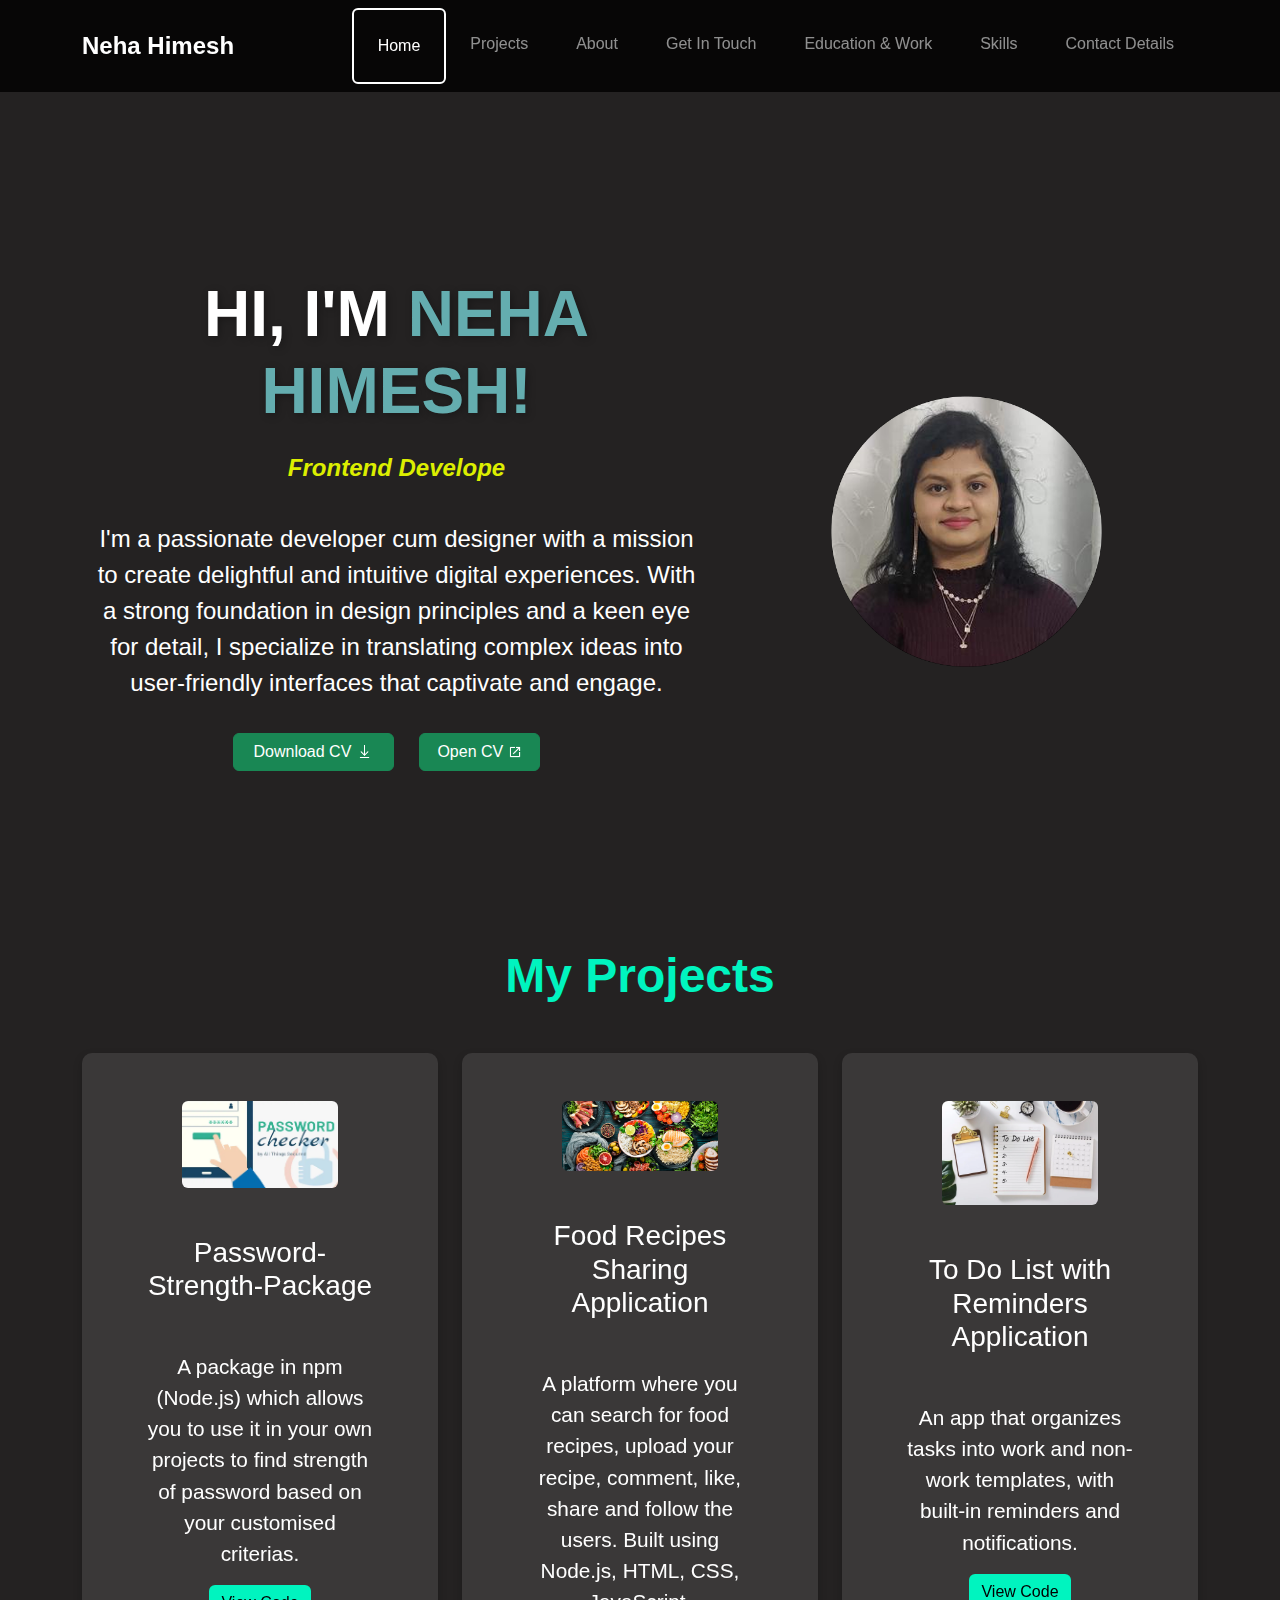
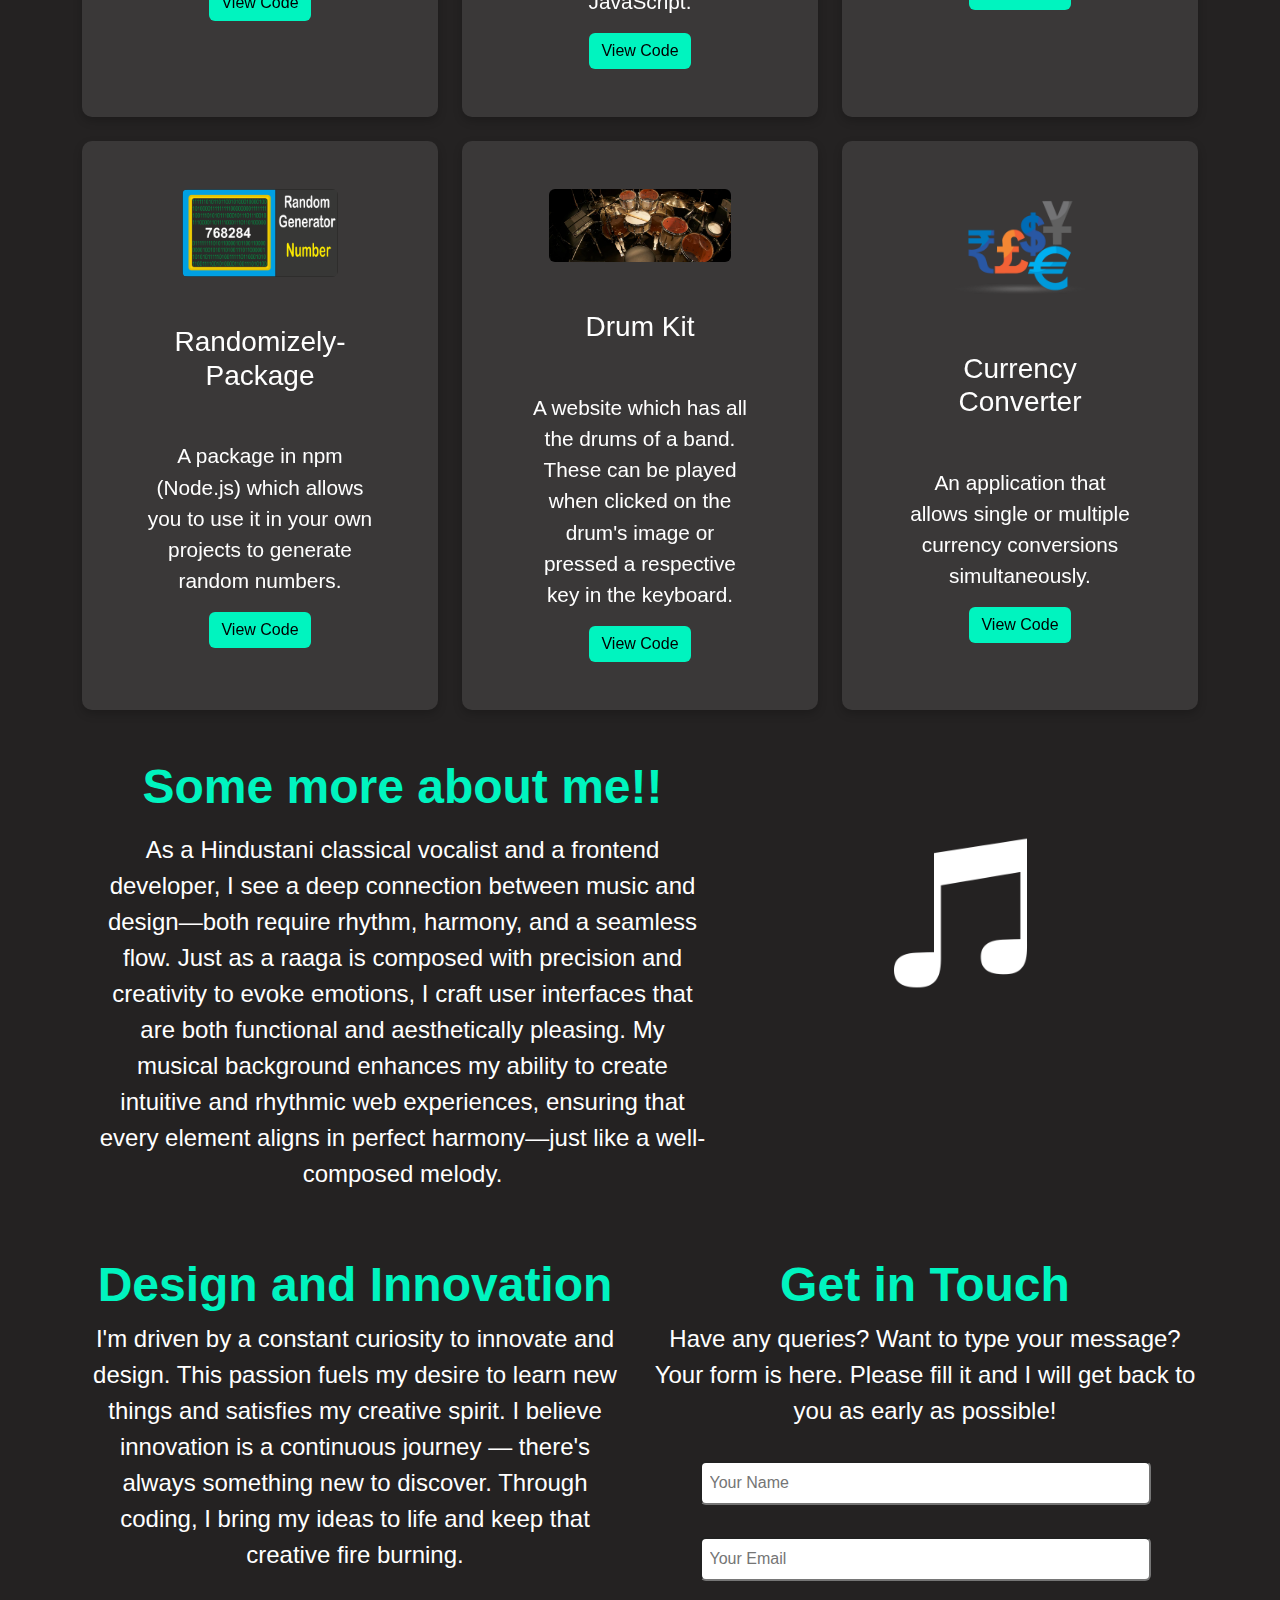
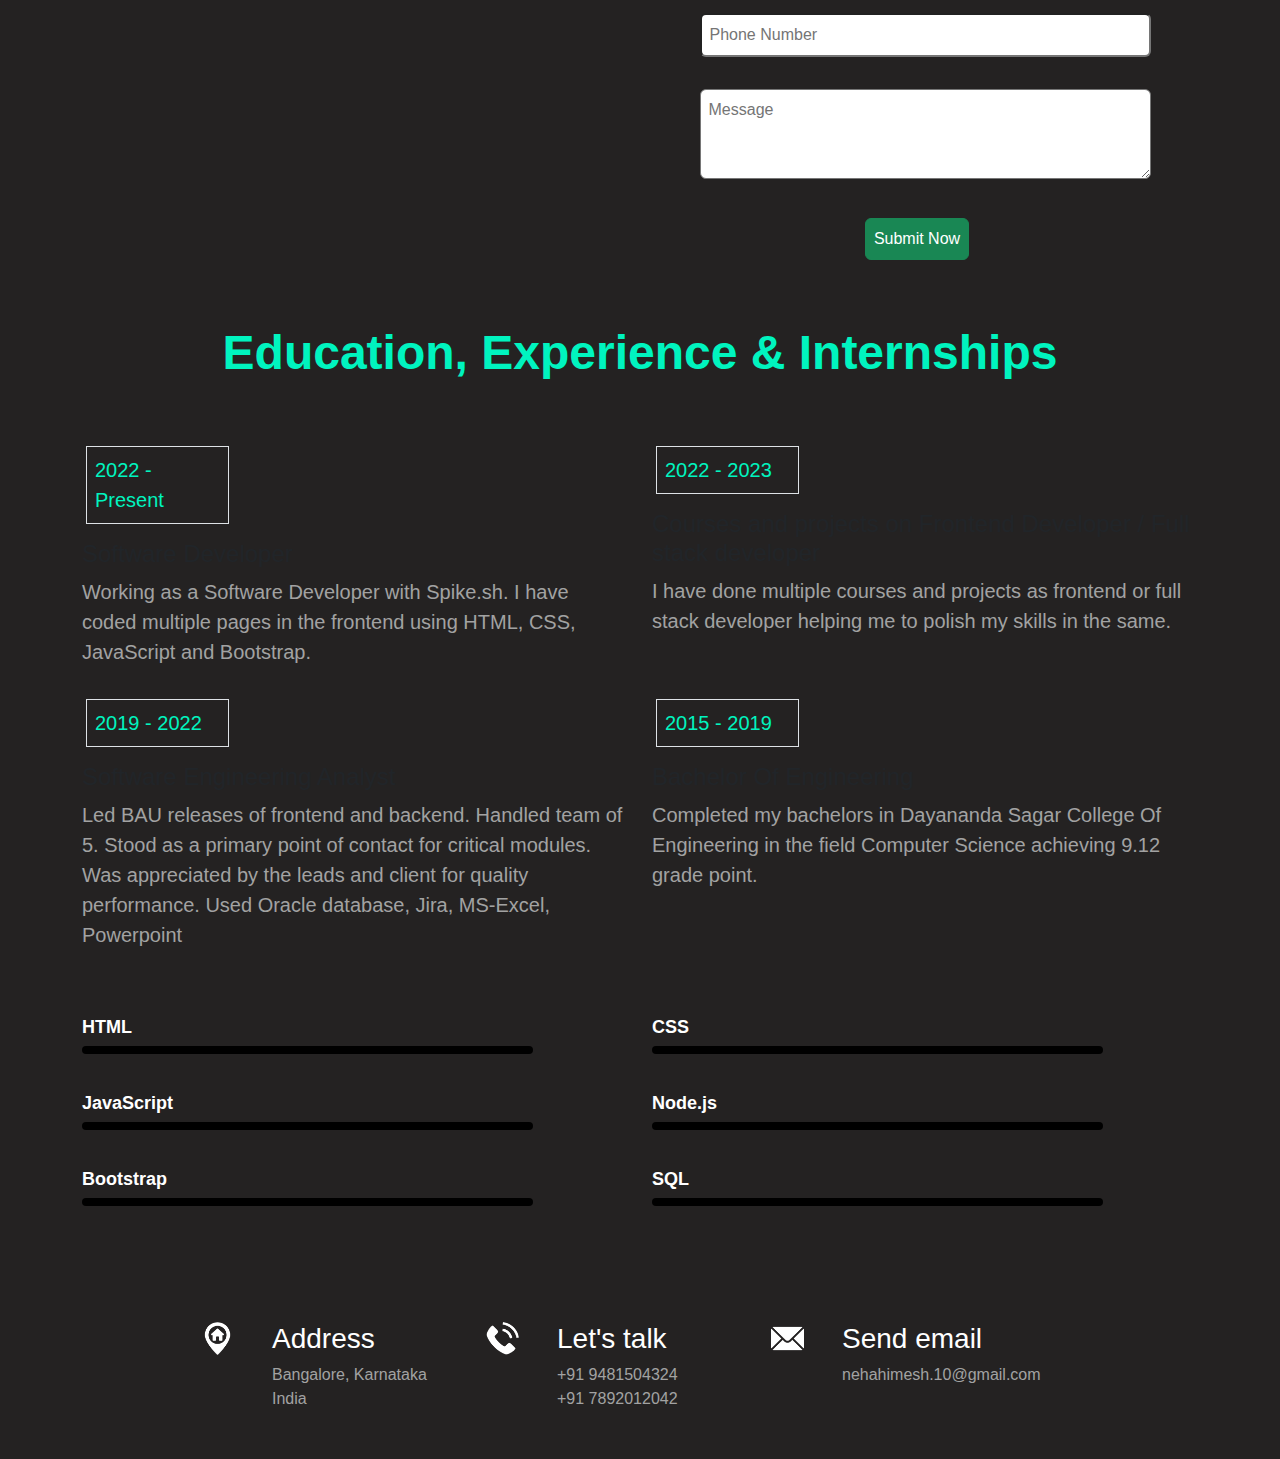
<file: index.html>
<!DOCTYPE html>
<html lang="en">
    <head>
        <!-- Meta tags for character encoding and responsive behavior -->
        <meta charset="UTF-8">
        <meta name="viewport" content="width=device-width, initial-scale=1.0">

        <!-- Page Title -->
        <title>Your Name | Portfolio</title>

        <!-- Bootstrap CSS for responsive layout and components -->
        <link rel="stylesheet" href="https://cdn.jsdelivr.net/npm/bootstrap@5.3.0/dist/css/bootstrap.min.css">

        <!-- Custom CSS for styling -->
        <link rel="stylesheet" href="assets/css/style.css">

        <!-- Animate.css for animations -->
        <link rel="stylesheet" href="https://cdnjs.cloudflare.com/ajax/libs/animate.css/3.7.2/animate.min.css"/>
    </head>
    <body class="">
        <!-- Navbar will be dynamically loaded via JavaScript -->
        <nav id="portfolio-navbar" class="navbar navbar-expand-lg navbar-dark fixed-top">
        </nav>

        <!-- Main scrollable container, linked to Bootstrap ScrollSpy -->
        <div data-bs-spy="scroll" data-bs-target="#portfolio-navbar" data-bs-offset="60" tabindex="0">

            <!-- Hero Section (Intro Banner) -->
            <section id="home" class="hero text-center text-white m-5 pb-5">
            </section>

            <!-- Projects Section -->
            <section id="projects" class="container text-center">
            </section>

            <!-- About Section -->
            <section id="about" class="mt-5">
            </section>

            <!-- Contact Form Section -->
            <section id="contact" class="mt-5">
            </section>

            <!-- Education, Experience, and Internships Section -->
            <section id="education-experience-internships">
            </section>

            <!-- Skills Section -->
            <section id="skills" class="skills mt-5">
            </section>

            <!-- Contact Details Section (Address, Email, Social Links, etc.) -->
            <section id="contact-details" class="mt-5 pt-5 mb-5">
            </section>
        </div>

        <!-- Bootstrap JS Bundle (includes Popper.js) -->
        <script src="https://cdn.jsdelivr.net/npm/bootstrap@5.3.0/dist/js/bootstrap.bundle.min.js"></script>

        <!-- Main JavaScript module that controls the portfolio behavior -->
        <script src="assets/js/script.js" type="module"></script>
    </body>
</html>
</file>
<file: assets/css/style.css>
@import url('./hero.css');
@import url('./about.css');
@import url('./education-experience-internships.css');
@import url('./navbar.css');
@import url('./projects.css');
@import url('./skills.css');
@import url('./contact-details.css');
@import url('./contact-form.css');

/* Add font style as below to the whole website */
body{
    font-family: 'Poppins', sans-serif;
    background: rgb(36, 34, 34);
}

/* Modify the background color of the website when dark mode button is selected. Change the color of the text to white */
/* .dark-mode {
    color: white !important;
}

/* Modify the background color to white and color of the text to black in light mode */
/* .light-mode{
    background:white;
    color: black !important;
} */ 

/* .dark-mode {
    background-color: #222;
    color: white;
} */

/* Change the color of the navbar when in darkmode */
.dark-mode .navbar {
    background-color: #111;
}

/* Change the background color of the  button which has class btn-primary in darkmode */
/* .dark-mode .btn-primary {
    background-color: #ffcc00;
} */

/* Add color of the text of darkmode-lightmode toggle button to #ffffff8c  */
/* #darkModeToggle{
    color: #ffffff8c;
} */

/* Add font size, color of the text, font weight to the text inside <h2> tag */
h2{
    font-size: 3rem;
    color: #00f4bf;
    font-weight: 600;
}

/* Modify the default value of margin class (.m-5) given by bootstrap to 4rem */
.m-5{
    margin: 4rem important;
}
</file>
